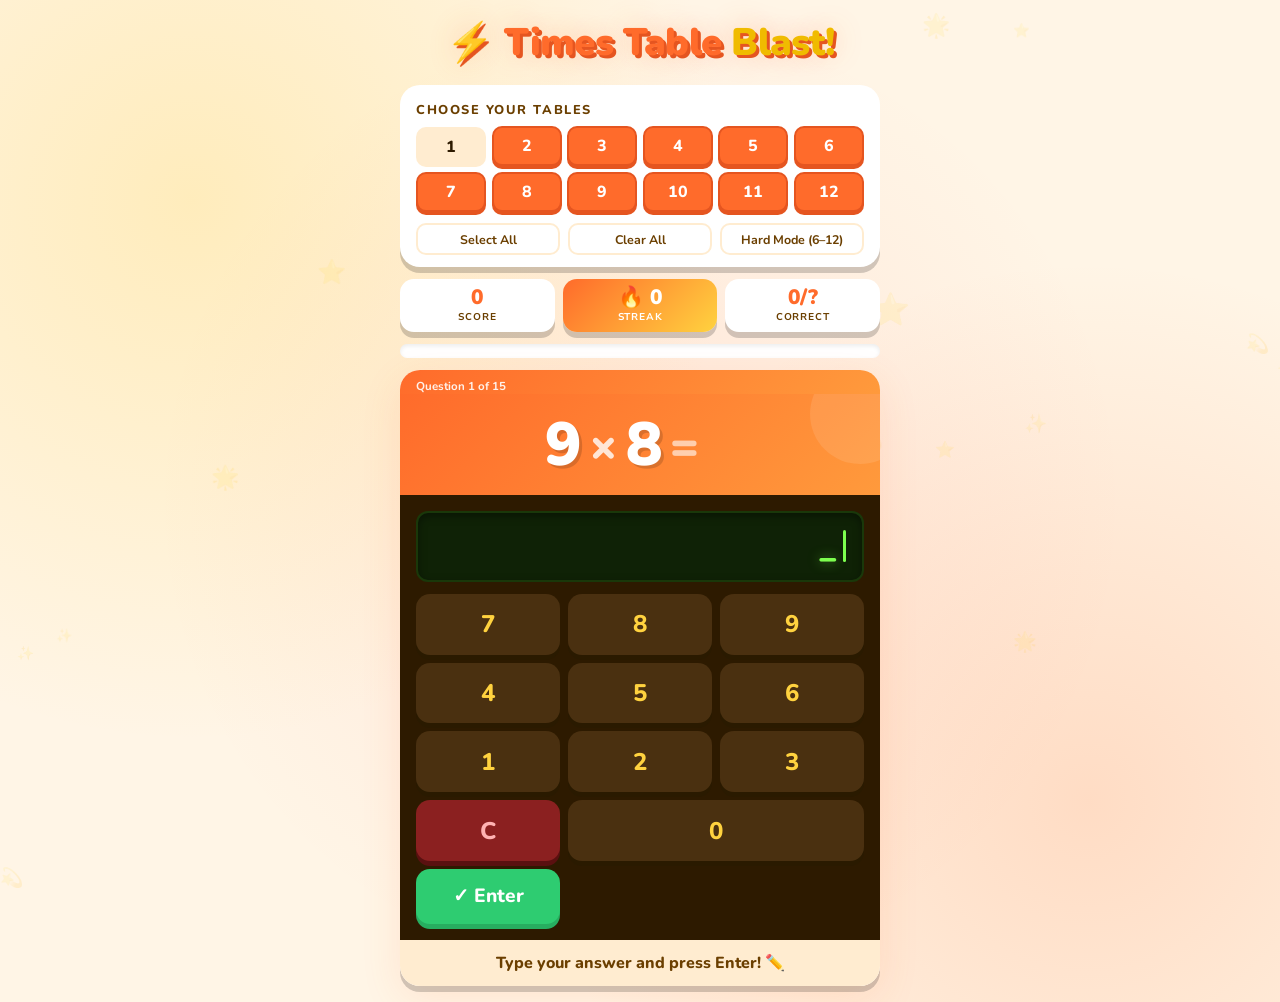
<file: index.html>
<!-- Tells the browser "this is a modern HTML page" -->
<!DOCTYPE html>
<!-- Sets the page language to English -->
<html lang="en">
<head>
  <!-- Makes sure special characters (like emojis) show up correctly -->
  <meta charset="UTF-8">
  <!-- Makes the page fit perfectly on phones and tablets, not just big screens -->
  <meta name="viewport" content="width=device-width, initial-scale=1.0">

  <!-- The name shown on the browser tab -->
  <title>Times Table Blast! 🚀</title>

  <!-- Loads the two fancy fonts we use from Google -->
  <link href="https://fonts.googleapis.com/css2?family=Nunito:wght@700;800;900&family=Nunito+Sans:wght@400;600;700&display=swap" rel="stylesheet">

  <!-- Loads our CSS file that controls how everything looks -->
  <link rel="stylesheet" href="styles.css">
</head>
<body>

  <!-- An invisible box that holds the floating background star emojis -->
  <div class="stars" id="stars"></div>

  <!-- An invisible drawing surface used to animate the confetti when you win -->
  <canvas id="confetti-canvas"></canvas>

  <!-- The main wrapper that keeps all the game content centred on the page -->
  <div class="app">

    <!-- The title bar at the top with the game logo -->
    <div class="header">
      <!-- "Blast!" is wrapped in a span so CSS can colour it differently -->
      <div class="logo">⚡ Times Table <span>Blast!</span></div>
    </div>

    <!-- ── TABLE SELECTOR ── -->
    <!-- The white card where you choose which times tables to practice -->
    <div class="selector-card">

      <!-- Small label above the number buttons -->
      <div class="selector-label">Choose your tables</div>

      <!-- JavaScript fills this grid with buttons 1–12 automatically -->
      <div class="table-grid" id="table-grid"></div>

      <!-- Three quick-select buttons below the grid -->
      <div class="selector-actions">
        <button class="link-btn" onclick="selectAll()">Select All</button>
        <button class="link-btn" onclick="clearAll()">Clear All</button>
        <button class="link-btn" onclick="selectHard()">Hard Mode (6–12)</button>
      </div>
    </div>

    <!-- ── STATS ── -->
    <!-- The row of three badges showing Score, Streak, and Correct count -->
    <div class="stats-row">

      <!-- Score badge — JavaScript updates the number inside -->
      <div class="stat-pill">
        <div class="stat-val" id="score-val">0</div>
        <div class="stat-lbl">Score</div>
      </div>

      <!-- Streak badge — gets a fire gradient background via CSS -->
      <div class="stat-pill streak-pill">
        <div class="stat-val" id="streak-val">🔥 0</div>
        <div class="stat-lbl">Streak</div>
      </div>

      <!-- Correct count badge — shows how many you got right out of 15 -->
      <div class="stat-pill">
        <div class="stat-val" id="correct-val">0/15</div>
        <div class="stat-lbl">Correct</div>
      </div>
    </div>

    <!-- ── PROGRESS BAR ── -->
    <!-- The outer grey track the progress bar sits inside -->
    <div class="progress-wrap">
      <!-- The coloured fill — JavaScript changes its width as you answer questions -->
      <div class="progress-bar" id="progress-bar" style="width:0%"></div>
    </div>

    <!-- ── GAME CARD ── -->
    <!-- The main white card holding the question, calculator, and banner -->
    <div class="game-card" id="game-card">

      <!-- Thin strip at the top showing which question you're on -->
      <div class="timer-row">
        <span class="q-counter" id="q-counter">Question 1 of 15</span>
      </div>

      <!-- ── QUESTION AREA ── -->
      <!-- The orange section displaying the maths problem (e.g. 7 × 8 = ?) -->
      <div class="problem-area" id="problem-area">
        <div class="problem-num" id="num-a">7</div>   <!-- First number -->
        <div class="problem-op">×</div>               <!-- Multiplication sign -->
        <div class="problem-num" id="num-b">8</div>   <!-- Second number -->
        <div class="problem-op problem-eq">=</div>     <!-- Equals sign -->
        <!-- The answer slot — hidden (opacity:0) until needed -->
        <div class="problem-num" id="prob-answer" style="opacity:0">?</div>
      </div>

      <!-- ── CALCULATOR ── -->
      <!-- The dark retro number pad where you type your answer -->
      <div class="calculator">

        <!-- The glowing green screen showing what you've typed -->
        <div class="calc-screen">
          <!-- Small message that pops up for streak bonuses, etc. -->
          <div class="feedback-text" id="feedback-text"></div>
          <!-- The digits you've typed so far (starts as an underscore) -->
          <div class="screen-value" id="screen-value">_</div>
          <!-- The blinking cursor line -->
          <div class="screen-cursor" id="cursor"></div>
        </div>

        <!-- The number pad — each button calls a JavaScript function when clicked -->
        <div class="calc-grid">
          <!-- Row 1: 7, 8, 9 -->
          <button class="calc-btn" data-val="7" onclick="pressNum('7')">7</button>
          <button class="calc-btn" data-val="8" onclick="pressNum('8')">8</button>
          <button class="calc-btn" data-val="9" onclick="pressNum('9')">9</button>
          <!-- Row 2: 4, 5, 6 -->
          <button class="calc-btn" data-val="4" onclick="pressNum('4')">4</button>
          <button class="calc-btn" data-val="5" onclick="pressNum('5')">5</button>
          <button class="calc-btn" data-val="6" onclick="pressNum('6')">6</button>
          <!-- Row 3: 1, 2, 3 -->
          <button class="calc-btn" data-val="1" onclick="pressNum('1')">1</button>
          <button class="calc-btn" data-val="2" onclick="pressNum('2')">2</button>
          <button class="calc-btn" data-val="3" onclick="pressNum('3')">3</button>
          <!-- Row 4: C (clear/backspace), 0 (double wide), Enter -->
          <button class="calc-btn btn-clear" onclick="pressClear()">C</button>
          <button class="calc-btn btn-zero"  onclick="pressNum('0')">0</button>
          <button class="calc-btn btn-enter" onclick="pressEnter()">✓ Enter</button>
        </div>
      </div>

      <!-- The message bar below the calculator ("Type your answer and press Enter!") -->
      <div class="answer-banner" id="answer-banner">Start typing your answer! 🎯</div>
    </div>

  </div><!-- end .app -->

  <!-- ── INCORRECT REVIEW MODAL ── -->
  <!-- Pop-up that appears when you get an answer wrong, showing the correct answer -->
  <!-- role/aria tags help screen readers describe this as a dialog box -->
  <div class="review-overlay" id="review-overlay" role="dialog" aria-modal="true" aria-label="Incorrect answer review">
    <div class="review-modal" id="review-modal">

      <!-- Red heading at the top of the pop-up -->
      <div class="review-header">Incorrect Answer</div>

      <!-- Shows the question you got wrong (e.g. "12 × 7") -->
      <div class="review-question" id="review-question">12 × 7</div>

      <!-- Shows what you typed (the wrong answer) in a red bubble -->
      <div class="review-your-answer">
        <span class="review-label">Your Answer:</span>
        <span class="review-wrong-val" id="review-user-answer">72</span>
      </div>

      <!-- Shows the correct answer in a big green bubble -->
      <div class="review-correct-answer">
        <span class="review-label">Correct Answer:</span>
        <div class="review-correct-val" id="review-correct-answer">84</div>
      </div>

      <!-- Button to close the pop-up and move to the next question -->
      <button class="review-continue-btn" id="review-continue-btn" onclick="closeReviewModal()">Continue</button>
    </div>
  </div>

  <!-- ── END SCREEN ── -->
  <!-- Dark overlay that covers the whole screen when all 15 questions are done -->
  <div class="end-overlay" id="end-overlay">
    <div class="end-card">

      <!-- Big emoji at the top (🏆, 🎉, or 💪 depending on your score) -->
      <div class="end-emoji" id="end-emoji">🏆</div>

      <!-- Title like "Perfect Score!" or "Keep Practicing!" -->
      <div class="end-title" id="end-title">Awesome!</div>

      <!-- Star rating (⭐, ⭐⭐, or ⭐⭐⭐) -->
      <div class="end-stars" id="end-stars">⭐⭐⭐</div>

      <!-- 2×2 grid of final stat boxes -->
      <div class="end-stats">

        <!-- Your total points -->
        <div class="end-stat">
          <div class="end-stat-val" id="end-score">0</div>
          <div class="end-stat-lbl">Final Score</div>
        </div>

        <!-- How many questions you got right out of 15 -->
        <div class="end-stat">
          <div class="end-stat-val" id="end-correct">0/15</div>
          <div class="end-stat-lbl">Correct</div>
        </div>

        <!-- Your longest streak of correct answers in a row -->
        <div class="end-stat">
          <div class="end-stat-val" id="end-best-streak">0</div>
          <div class="end-stat-lbl">Best Streak</div>
        </div>

        <!-- Extra points earned from streak bonuses -->
        <div class="end-stat">
          <div class="end-stat-val" id="end-bonus">+0</div>
          <div class="end-stat-lbl">Bonus Pts</div>
        </div>
      </div>

      <!-- Button to reset everything and play again -->
      <button class="play-again-btn" onclick="restartGame()">🚀 Play Again!</button>
    </div>
  </div>

  <!-- Loads the JavaScript file that makes the whole game work — always last so the
       HTML is ready before the script tries to find things on the page -->
  <script src="script.js"></script>
</body>
</html>
</file>
<file: styles.css>
/* RESET: Makes every element calculate its size the same way, and removes all default spacing */
*, *::before, *::after { box-sizing: border-box; margin: 0; padding: 0; }

/* COLOUR PALETTE: Stores all the colours and shapes we use so we can reuse them easily */
:root {
  --orange: #FF6B2B;
  --orange-dark: #E55520;
  --yellow: #FFD23F;
  --yellow-dark: #F0BB00;
  --red: #FF3D3D;
  --red-dark: #D42B2B;
  --green: #2ECC71;
  --green-dark: #27AE60;
  --bg: #FFF5E6;        /* main page background colour */
  --bg2: #FFECD0;       /* slightly darker background for cards */
  --white: #FFFFFF;
  --ink: #2D1A00;       /* dark brown for main text */
  --ink2: #6B3F00;      /* lighter brown for label text */
  --calc-bg: #2D1A00;   /* dark calculator casing colour */
  --calc-screen: #1a380a; /* dark green calculator screen colour */
  --radius: 20px;       /* how rounded the card corners are */
  --shadow: 0 6px 0 rgba(0,0,0,0.18); /* the shadow under cards */
}

/* PAGE BODY: Centres everything on the page and paints a soft colourful background */
body {
  font-family: 'Nunito Sans', sans-serif;
  background: var(--bg);
  min-height: 100vh; /* at least fills the whole screen height */
  display: flex; flex-direction: column; align-items: center;
  padding: 1rem;
  /* three soft glowing circles in the background */
  background-image:
    radial-gradient(circle at 15% 20%, rgba(255,210,63,0.25) 0%, transparent 40%),
    radial-gradient(circle at 85% 80%, rgba(255,107,43,0.18) 0%, transparent 40%),
    radial-gradient(circle at 50% 50%, rgba(255,61,61,0.08) 0%, transparent 60%);
  overflow-x: hidden; /* stops a horizontal scrollbar from appearing */
}

/* STAR CONTAINER: An invisible full-screen box that holds the floating background stars */
.stars { position: fixed; inset: 0; pointer-events: none; z-index: 0; overflow: hidden; }

/* INDIVIDUAL STAR: Each background star is mostly see-through and slowly floats up and down */
.star {
  position: absolute;
  font-size: 1.4rem;
  opacity: 0.12; /* very faint so it doesn't distract */
  animation: floatStar 8s ease-in-out infinite;
}

/* FLOAT ANIMATION: Makes each star gently drift upward and spin, then come back down */
@keyframes floatStar {
  0%,100% { transform: translateY(0) rotate(0deg); }
  50% { transform: translateY(-18px) rotate(20deg); }
}

/* APP WRAPPER: Keeps the whole game centred and stops it from getting too wide on big screens */
.app { position: relative; z-index: 1; width: 100%; max-width: 480px; }

/* ── HEADER ── */
/* HEADER: Centres the title text and plays a bouncy pop-in animation when the page loads */
.header {
  text-align: center; margin-bottom: 1rem;
  animation: bounceIn 0.6s cubic-bezier(0.34,1.56,0.64,1) both;
}

/* BOUNCE-IN ANIMATION: The element starts small and invisible, then bounces into full size */
@keyframes bounceIn {
  from { opacity: 0; transform: scale(0.7) translateY(-20px); }
  to   { opacity: 1; transform: scale(1) translateY(0); }
}

/* LOGO TEXT: The big game title — bold, orange, with a shadow to make it pop */
.logo {
  font-family: 'Nunito', sans-serif;
  font-size: clamp(1.8rem, 6vw, 2.4rem); /* scales with screen size */
  font-weight: 900;
  color: var(--orange);
  text-shadow: 3px 3px 0 var(--orange-dark), 0 0 30px rgba(255,107,43,0.3);
  letter-spacing: -0.02em;
}

/* LOGO HIGHLIGHT: Makes certain words inside the logo appear in yellow */
.logo span { color: var(--yellow-dark); }

/* ── TABLE SELECTOR ── */
/* SELECTOR CARD: The white box where you pick which times tables to practice */
.selector-card {
  background: var(--white);
  border-radius: var(--radius);
  padding: 1rem 1rem 0.75rem;
  box-shadow: var(--shadow);
  margin-bottom: 0.75rem;
  animation: slideUp 0.5s 0.1s cubic-bezier(0.16,1,0.3,1) both;
}

/* SLIDE-UP ANIMATION: Elements start invisible and slightly below, then slide up into place */
@keyframes slideUp {
  from { opacity: 0; transform: translateY(20px); }
  to   { opacity: 1; transform: translateY(0); }
}

/* SELECTOR LABEL: The small uppercase text that says "CHOOSE YOUR TABLES" */
.selector-label {
  font-family: 'Nunito', sans-serif;
  font-weight: 800; font-size: 0.8rem;
  color: var(--ink2); letter-spacing: 0.12em; text-transform: uppercase;
  margin-bottom: 0.5rem;
}

/* TABLE GRID: Arranges the number buttons (1–12) in 6 equal columns */
.table-grid {
  display: grid;
  grid-template-columns: repeat(6, 1fr);
  gap: 0.35rem;
  margin-bottom: 0.6rem;
}

/* TABLE BUTTON: Each numbered square you can tap to turn a times table on or off */
.tbl-btn {
  background: var(--bg2); border: 2.5px solid transparent;
  border-radius: 10px; padding: 0.45rem 0;
  font-family: 'Nunito', sans-serif; font-weight: 800; font-size: 1rem;
  color: var(--ink); cursor: pointer;
  transition: all 0.12s; user-select: none; /* no text highlight when clicking */
}

/* TABLE BUTTON HOVER: Turns yellow and gets slightly bigger when you hover over it */
.tbl-btn:hover { background: var(--yellow); transform: scale(1.08); }

/* ACTIVE TABLE BUTTON: Turns orange when that times table is switched ON */
.tbl-btn.active {
  background: var(--orange); color: var(--white);
  border-color: var(--orange-dark);
  box-shadow: 0 3px 0 var(--orange-dark); /* little 3D shadow underneath */
  transform: translateY(-1px); /* pops up slightly */
}

/* SELECTOR ACTIONS ROW: Lays the "All", "Clear", and "Hard" buttons side by side */
.selector-actions { display: flex; gap: 0.5rem; }

/* SMALL ACTION BUTTON: A simple outlined button for "All", "Clear", and "Hard" */
.link-btn {
  flex: 1; background: none; border: 2px solid var(--bg2);
  border-radius: 10px; padding: 0.35rem;
  font-family: 'Nunito', sans-serif; font-weight: 700; font-size: 0.78rem;
  color: var(--ink2); cursor: pointer;
  transition: background 0.12s, color 0.12s;
}

/* SMALL BUTTON HOVER: Fills with a soft background and turns orange text on hover */
.link-btn:hover { background: var(--bg2); color: var(--orange); }

/* ── STATS ROW ── */
/* STATS ROW: Lays the score, streak, and correct count badges side by side */
.stats-row {
  display: flex; gap: 0.5rem; margin-bottom: 0.75rem;
  animation: slideUp 0.5s 0.2s cubic-bezier(0.16,1,0.3,1) both;
}

/* STAT BADGE: Each individual white rounded box showing one number (score, streak, etc.) */
.stat-pill {
  flex: 1; background: var(--white);
  border-radius: 14px; padding: 0.5rem 0.25rem;
  text-align: center;
  box-shadow: var(--shadow);
}

/* STAT NUMBER: The big orange number inside a stat badge */
.stat-val {
  font-family: 'Nunito', sans-serif; font-weight: 900;
  font-size: 1.3rem; color: var(--orange);
  line-height: 1;
}

/* STAT LABEL: The tiny text underneath the number explaining what it means */
.stat-lbl {
  font-size: 0.62rem; font-weight: 700; color: var(--ink2);
  letter-spacing: 0.08em; text-transform: uppercase; margin-top: 0.1rem;
}

/* STREAK BADGE: The streak badge gets a special orange-to-yellow gradient background */
.streak-pill { background: linear-gradient(135deg, #FF6B2B, #FFD23F); }

/* STREAK TEXT: Makes the text inside the streak badge white so it's readable on the gradient */
.streak-pill .stat-val, .streak-pill .stat-lbl { color: var(--white); }

/* ── PROGRESS BAR ── */
/* PROGRESS BAR TRACK: The white bar that sits behind the coloured fill */
.progress-wrap {
  background: var(--white); border-radius: 99px;
  height: 14px; margin-bottom: 0.75rem;
  box-shadow: inset 0 2px 4px rgba(0,0,0,0.08); /* sunken look */
  overflow: hidden;
  animation: slideUp 0.5s 0.25s cubic-bezier(0.16,1,0.3,1) both;
}

/* PROGRESS BAR FILL: The orange-to-yellow stripe that grows as you answer questions */
.progress-bar {
  height: 100%; border-radius: 99px;
  background: linear-gradient(90deg, var(--orange), var(--yellow));
  transition: width 0.5s cubic-bezier(0.34,1.56,0.64,1); /* grows with a springy bounce */
  box-shadow: 0 0 10px rgba(255,107,43,0.5); /* glowing edge */
  position: relative;
}

/* PROGRESS BAR TIP: A small bright dot on the leading edge of the progress bar */
.progress-bar::after {
  content: '';
  position: absolute; right: 0; top: 0; bottom: 0; width: 6px;
  background: rgba(255,255,255,0.5); border-radius: 99px;
}

/* ── MAIN GAME CARD ── */
/* GAME CARD: The main white card that holds the question, calculator, and answer banner */
.game-card {
  background: var(--white);
  border-radius: var(--radius);
  overflow: hidden; /* keeps child elements inside the rounded corners */
  box-shadow: var(--shadow), 0 12px 40px rgba(255,107,43,0.12);
  animation: slideUp 0.5s 0.3s cubic-bezier(0.16,1,0.3,1) both;
}

/* QUESTION AREA: The orange section at the top of the card that shows the maths question */
.problem-area {
  background: linear-gradient(135deg, #FF6B2B 0%, #FF9A3C 100%);
  padding: 1.2rem 1.5rem 1rem;
  display: flex; align-items: center; justify-content: center; gap: 0.5rem;
  position: relative; overflow: hidden;
}

/* DECORATIVE CIRCLE: A faint white circle in the corner of the question area for decoration */
.problem-area::before {
  content: '';
  position: absolute; top: -30px; right: -30px;
  width: 100px; height: 100px; border-radius: 50%;
  background: rgba(255,255,255,0.1);
}

/* QUESTION NUMBERS: The big white numbers in the question (e.g. "7" and "8" in "7 × 8") */
.problem-num {
  font-family: 'Nunito', sans-serif; font-weight: 900;
  font-size: clamp(2.5rem, 10vw, 3.8rem); /* gets smaller on tiny screens */
  color: var(--white);
  text-shadow: 3px 3px 0 rgba(0,0,0,0.15);
  line-height: 1;
}

/* MULTIPLY SIGN: The × symbol between the two numbers, slightly see-through */
.problem-op {
  font-family: 'Nunito', sans-serif; font-weight: 900;
  font-size: clamp(2rem, 8vw, 3rem);
  color: rgba(255,255,255,0.8);
}

/* EQUALS SIGN: The = sign, even more faded than the × sign */
.problem-eq { color: rgba(255,255,255,0.6); }

/* ── CALCULATOR ── */
/* CALCULATOR BODY: The dark brown section that looks like a retro calculator casing */
.calculator {
  background: var(--calc-bg);
  padding: 1rem;
}

/* CALCULATOR SCREEN: The dark green display box where your typed answer appears */
.calc-screen {
  background: #0f2206;
  border-radius: 12px;
  padding: 0.6rem 1rem;
  margin-bottom: 0.75rem;
  min-height: 60px;
  display: flex; align-items: center; justify-content: flex-end; /* numbers sit on the right */
  position: relative;
  border: 2px solid #1a380a;
  box-shadow: inset 0 3px 8px rgba(0,0,0,0.4); /* makes it look sunken */
}

/* SCREEN DIGITS: The glowing green numbers you've typed, like an old calculator */
.screen-value {
  font-family: 'Nunito', sans-serif; font-weight: 900;
  font-size: 2.2rem; color: #7dff4f; /* bright neon green */
  text-shadow: 0 0 12px rgba(125,255,79,0.5); /* green glow effect */
  letter-spacing: 0.05em;
  min-width: 2ch; text-align: right;
  transition: color 0.15s;
}

/* CORRECT DIGIT COLOUR: Keeps the digits green when the answer is right */
.screen-value.correct { color: #7dff4f; }

/* WRONG DIGIT COLOUR: Turns the digits red when the answer is wrong */
.screen-value.wrong   { color: #ff5555; }

/* BLINKING CURSOR: The little vertical line that blinks like a typing cursor */
.screen-cursor {
  width: 3px; height: 2rem; background: #7dff4f;
  margin-left: 4px; border-radius: 2px;
  animation: blink 1s step-end infinite;
}

/* BLINK ANIMATION: Makes the cursor flash on and off once per second */
@keyframes blink { 0%,100%{opacity:1} 50%{opacity:0} }

/* FEEDBACK TEXT: The small message inside the screen (e.g. "+5 streak bonus!"), hidden by default */
.feedback-text {
  position: absolute; left: 0.8rem;
  font-family: 'Nunito', sans-serif; font-weight: 800;
  font-size: 0.78rem; color: #7dff4f;
  opacity: 0; transition: opacity 0.2s; /* invisible until needed */
}

/* FEEDBACK TEXT VISIBLE: Makes the feedback message appear */
.feedback-text.show { opacity: 1; }

/* FEEDBACK TEXT WRONG: Turns the feedback message red for wrong answers */
.feedback-text.wrong { color: #ff7777; }

/* BUTTON GRID: Arranges the number pad buttons in 3 equal columns */
.calc-grid {
  display: grid;
  grid-template-columns: repeat(3, 1fr);
  gap: 0.5rem;
}

/* CALCULATOR BUTTON: Each brown number button with a thick shadow to look 3D */
.calc-btn {
  background: #4a3010;
  border: none; border-radius: 14px;
  padding: 0.9rem 0;
  font-family: 'Nunito', sans-serif; font-weight: 800;
  font-size: 1.5rem; color: var(--yellow);
  cursor: pointer;
  box-shadow: 0 5px 0 #2a1a00; /* thick bottom shadow = 3D effect */
  transition: transform 0.08s, box-shadow 0.08s, background 0.1s;
  user-select: none; -webkit-tap-highlight-color: transparent;
  position: relative; overflow: hidden;
}

/* BUTTON HOVER: Gets a little brighter when you hover over it */
.calc-btn:hover { background: #6a4520; }

/* BUTTON PRESSED: Moves down and loses its shadow to look like it's being pushed in */
.calc-btn:active, .calc-btn.pressed {
  transform: translateY(4px);
  box-shadow: 0 1px 0 #2a1a00;
}

/* CLEAR BUTTON: The backspace button is red to show it deletes something */
.calc-btn.btn-clear {
  background: #8B2020; color: #FFB3B3;
  box-shadow: 0 5px 0 #5a1010;
}

/* CLEAR BUTTON HOVER: Gets slightly brighter red on hover */
.calc-btn.btn-clear:hover { background: #aa2828; }

/* ENTER BUTTON: The green submit button for checking your answer */
.calc-btn.btn-enter {
  background: var(--green); color: var(--white);
  box-shadow: 0 5px 0 var(--green-dark);
  font-size: 1.2rem;
}

/* ENTER BUTTON HOVER: Gets a lighter shade of green on hover */
.calc-btn.btn-enter:hover { background: #34d679; }

/* ZERO BUTTON: The "0" button is twice as wide as the others */
.calc-btn.btn-zero { grid-column: span 2; }

/* RIPPLE EFFECT: The circular splash animation when you tap a button */
.ripple {
  position: absolute; border-radius: 50%;
  background: rgba(255,255,255,0.25);
  transform: scale(0);
  animation: rippleAnim 0.4s ease-out forwards;
  pointer-events: none;
}

/* RIPPLE ANIMATION: The circle grows outward and fades away */
@keyframes rippleAnim {
  to { transform: scale(4); opacity: 0; }
}

/* ── FEEDBACK BANNER ── */
/* ANSWER BANNER: The message bar below the calculator ("Type your answer and press Enter!") */
.answer-banner {
  padding: 0.7rem 1rem;
  text-align: center;
  font-family: 'Nunito', sans-serif; font-weight: 800;
  font-size: 1rem; min-height: 46px;
  display: flex; align-items: center; justify-content: center;
  transition: background 0.2s, color 0.2s;
  background: var(--bg2); color: var(--ink2);
}

/* CORRECT BANNER: Turns green when you get the answer right */
.answer-banner.correct { background: #d4f5e2; color: #1a6b40; }

/* WRONG BANNER: Turns red when you get the answer wrong */
.answer-banner.wrong   { background: #ffe0e0; color: #8B0000; }

/* ── SHAKE ── */
/* SHAKE ANIMATION: Rapidly wobbles left and right to show a wrong answer */
@keyframes shake {
  0%,100%{transform:translateX(0)}
  20%{transform:translateX(-8px)}
  40%{transform:translateX(8px)}
  60%{transform:translateX(-6px)}
  80%{transform:translateX(6px)}
}

/* SHAKE CLASS: Attach this to any element to make it shake */
.shake { animation: shake 0.35s ease both; }

/* ── CONFETTI & END SCREEN ── */
/* END OVERLAY: A dark semi-transparent cover that appears over everything when the game ends */
.end-overlay {
  display: none; position: fixed; inset: 0; z-index: 200;
  background: rgba(45,26,0,0.75);
  align-items: center; justify-content: center;
}

/* END OVERLAY VISIBLE: Shows the overlay and fades it in */
.end-overlay.show { display: flex; animation: fadeIn 0.4s both; }

/* FADE-IN ANIMATION: Something goes from invisible to fully visible */
@keyframes fadeIn { from{opacity:0}to{opacity:1} }

/* END CARD: The white pop-up box in the centre of the screen showing your final results */
.end-card {
  background: var(--white);
  border-radius: 24px;
  padding: 2rem 2rem 1.5rem;
  text-align: center;
  box-shadow: 0 20px 60px rgba(0,0,0,0.4);
  max-width: 340px; width: 90%;
  animation: popUp 0.5s cubic-bezier(0.34,1.56,0.64,1) both;
}

/* POP-UP ANIMATION: The card zooms in from tiny to full size */
@keyframes popUp { from{transform:scale(0.5)}to{transform:scale(1)} }

/* END EMOJI: The big trophy or celebration emoji at the top of the results card */
.end-emoji { font-size: 3.5rem; margin-bottom: 0.5rem; }

/* END TITLE: The big orange heading like "Perfect Score!" or "Keep Practicing!" */
.end-title {
  font-family: 'Nunito', sans-serif; font-weight: 900;
  font-size: 1.8rem; color: var(--orange);
  text-shadow: 2px 2px 0 var(--orange-dark);
  margin-bottom: 0.25rem;
}

/* STAR RATING: The row of ⭐ stars showing how well you did */
.end-stars { font-size: 2rem; margin: 0.5rem 0; letter-spacing: 0.1em; }

/* END STATS GRID: Arranges your final stats (score, correct, streak, bonus) in a 2×2 grid */
.end-stats {
  display: grid; grid-template-columns: 1fr 1fr;
  gap: 0.5rem; margin: 1rem 0;
}

/* STAT BOX: Each individual beige box holding one final result */
.end-stat {
  background: var(--bg2); border-radius: 12px; padding: 0.6rem;
}

/* STAT NUMBER: The big orange number inside each stat box */
.end-stat-val {
  font-family: 'Nunito', sans-serif; font-weight: 900;
  font-size: 1.5rem; color: var(--orange);
}

/* STAT LABEL: The small text underneath the number explaining what it is */
.end-stat-lbl { font-size: 0.7rem; color: var(--ink2); font-weight: 700; }

/* PLAY AGAIN BUTTON: The big orange button at the bottom of the results card */
.play-again-btn {
  width: 100%; padding: 1rem;
  background: linear-gradient(135deg, var(--orange), #FF9A3C);
  border: none; border-radius: 14px;
  font-family: 'Nunito', sans-serif; font-weight: 900;
  font-size: 1.2rem; color: var(--white);
  cursor: pointer;
  box-shadow: 0 5px 0 var(--orange-dark);
  transition: transform 0.1s, box-shadow 0.1s;
}

/* PLAY AGAIN BUTTON PRESSED: Pushes down like a real button when you click it */
.play-again-btn:active { transform: translateY(4px); box-shadow: 0 1px 0 var(--orange-dark); }

/* CONFETTI CANVAS: An invisible full-screen layer on top for drawing the falling confetti */
#confetti-canvas { position: fixed; inset: 0; pointer-events: none; z-index: 199; }

/* ── INCORRECT REVIEW MODAL ── */
/* REVIEW OVERLAY: A dark blurry backdrop that appears when you get an answer wrong */
.review-overlay {
  display: none; position: fixed; inset: 0; z-index: 300;
  background: rgba(45,26,0,0.8);
  align-items: center; justify-content: center;
  backdrop-filter: blur(4px); /* blurs what's behind it */
  -webkit-backdrop-filter: blur(4px); /* same thing for Safari */
}

/* REVIEW OVERLAY VISIBLE: Shows the overlay with a fade-in */
.review-overlay.show {
  display: flex;
  animation: fadeIn 0.3s both;
}

/* REVIEW MODAL CARD: The white pop-up box showing what the correct answer was */
.review-modal {
  background: var(--white);
  border-radius: 24px;
  padding: 2rem 2rem 1.5rem;
  text-align: center;
  box-shadow: 0 20px 60px rgba(0,0,0,0.5);
  max-width: 380px; width: 90%;
  animation: popUp 0.4s cubic-bezier(0.34,1.56,0.64,1) both;
}

/* REVIEW HEADER: The red "INCORRECT ANSWER" text at the top of the pop-up */
.review-header {
  font-family: 'Nunito', sans-serif; font-weight: 900;
  font-size: 1.2rem; color: var(--red);
  text-transform: uppercase; letter-spacing: 0.08em;
  margin-bottom: 1rem;
}

/* REVIEW QUESTION: The big dark text showing which question you got wrong */
.review-question {
  font-family: 'Nunito', sans-serif; font-weight: 900;
  font-size: clamp(2rem, 8vw, 2.8rem);
  color: var(--ink);
  margin-bottom: 1.2rem;
  line-height: 1.1;
  word-wrap: break-word; /* stops long numbers from spilling outside the box */
}

/* REVIEW YOUR ANSWER ROW: The line that shows what you typed (the wrong answer) */
.review-your-answer {
  display: flex; align-items: center; justify-content: center; gap: 0.5rem;
  margin-bottom: 1.2rem;
}

/* REVIEW LABEL: Small grey text like "You answered:" */
.review-label {
  font-family: 'Nunito Sans', sans-serif; font-weight: 700;
  font-size: 0.95rem; color: var(--ink2);
}

/* WRONG ANSWER BUBBLE: The red box showing the incorrect number you typed */
.review-wrong-val {
  font-family: 'Nunito', sans-serif; font-weight: 900;
  font-size: 1.4rem; color: var(--red);
  background: #ffe0e0; border-radius: 8px;
  padding: 0.15rem 0.6rem;
}

/* CORRECT ANSWER SECTION: The column holding the label and big green correct answer */
.review-correct-answer {
  display: flex; flex-direction: column; align-items: center;
  gap: 0.3rem; margin-bottom: 1.5rem;
}

/* CORRECT ANSWER BUBBLE: The big glowing green box showing what the right answer was */
.review-correct-val {
  font-family: 'Nunito', sans-serif; font-weight: 900;
  font-size: clamp(2.5rem, 10vw, 3.5rem);
  color: var(--green-dark);
  background: #d4f5e2;
  border: 3px solid var(--green);
  border-radius: 14px;
  padding: 0.3rem 1.2rem;
  box-shadow: 0 0 20px rgba(46,204,113,0.25); /* soft green glow */
  line-height: 1.2;
}

/* CONTINUE BUTTON: The orange button you press to move on to the next question */
.review-continue-btn {
  width: 100%; padding: 1rem;
  background: linear-gradient(135deg, var(--orange), #FF9A3C);
  border: none; border-radius: 14px;
  font-family: 'Nunito', sans-serif; font-weight: 900;
  font-size: 1.2rem; color: var(--white);
  cursor: pointer;
  box-shadow: 0 5px 0 var(--orange-dark);
  transition: transform 0.1s, box-shadow 0.1s;
}

/* CONTINUE BUTTON PRESSED: Pushes down like a real button when you click it */
.review-continue-btn:active {
  transform: translateY(4px);
  box-shadow: 0 1px 0 var(--orange-dark);
}

/* CONTINUE BUTTON FOCUS RING: Shows a visible orange outline when using a keyboard to navigate */
.review-continue-btn:focus-visible {
  outline: 3px solid var(--orange);
  outline-offset: 3px;
}

/* ── TIMER ROW ── */
/* TOP INFO ROW: The strip at the very top of the game card showing the question number */
.timer-row {
  display: flex; align-items: center; justify-content: space-between;
  padding: 0.5rem 1rem 0;
  font-family: 'Nunito', sans-serif; font-weight: 700;
  font-size: 0.72rem; color: rgba(255,255,255,0.6);
  background: linear-gradient(135deg, #FF6B2B, #FF9A3C); /* matches the question area */
}

/* QUESTION COUNTER: The "Question 3 of 15" text, slightly brighter than other text in the row */
.q-counter { color: rgba(255,255,255,0.9); }
</file>
